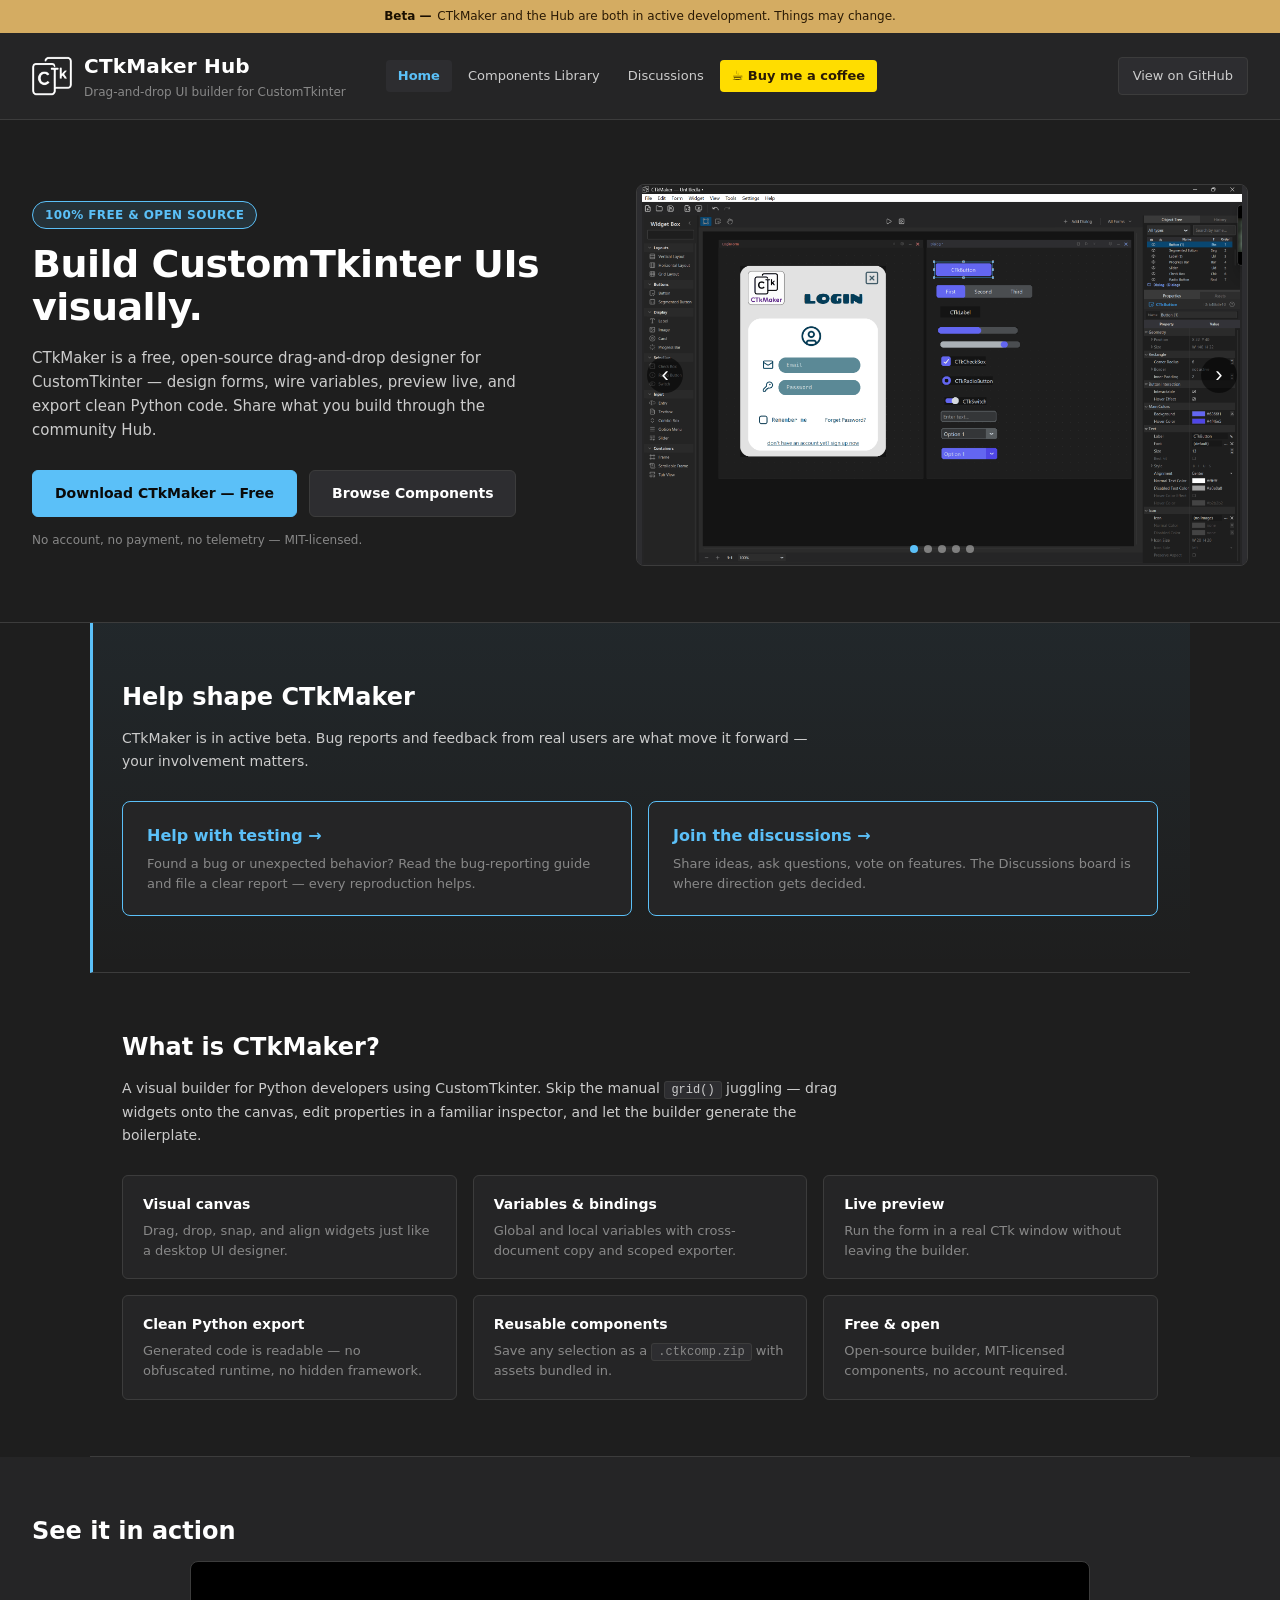
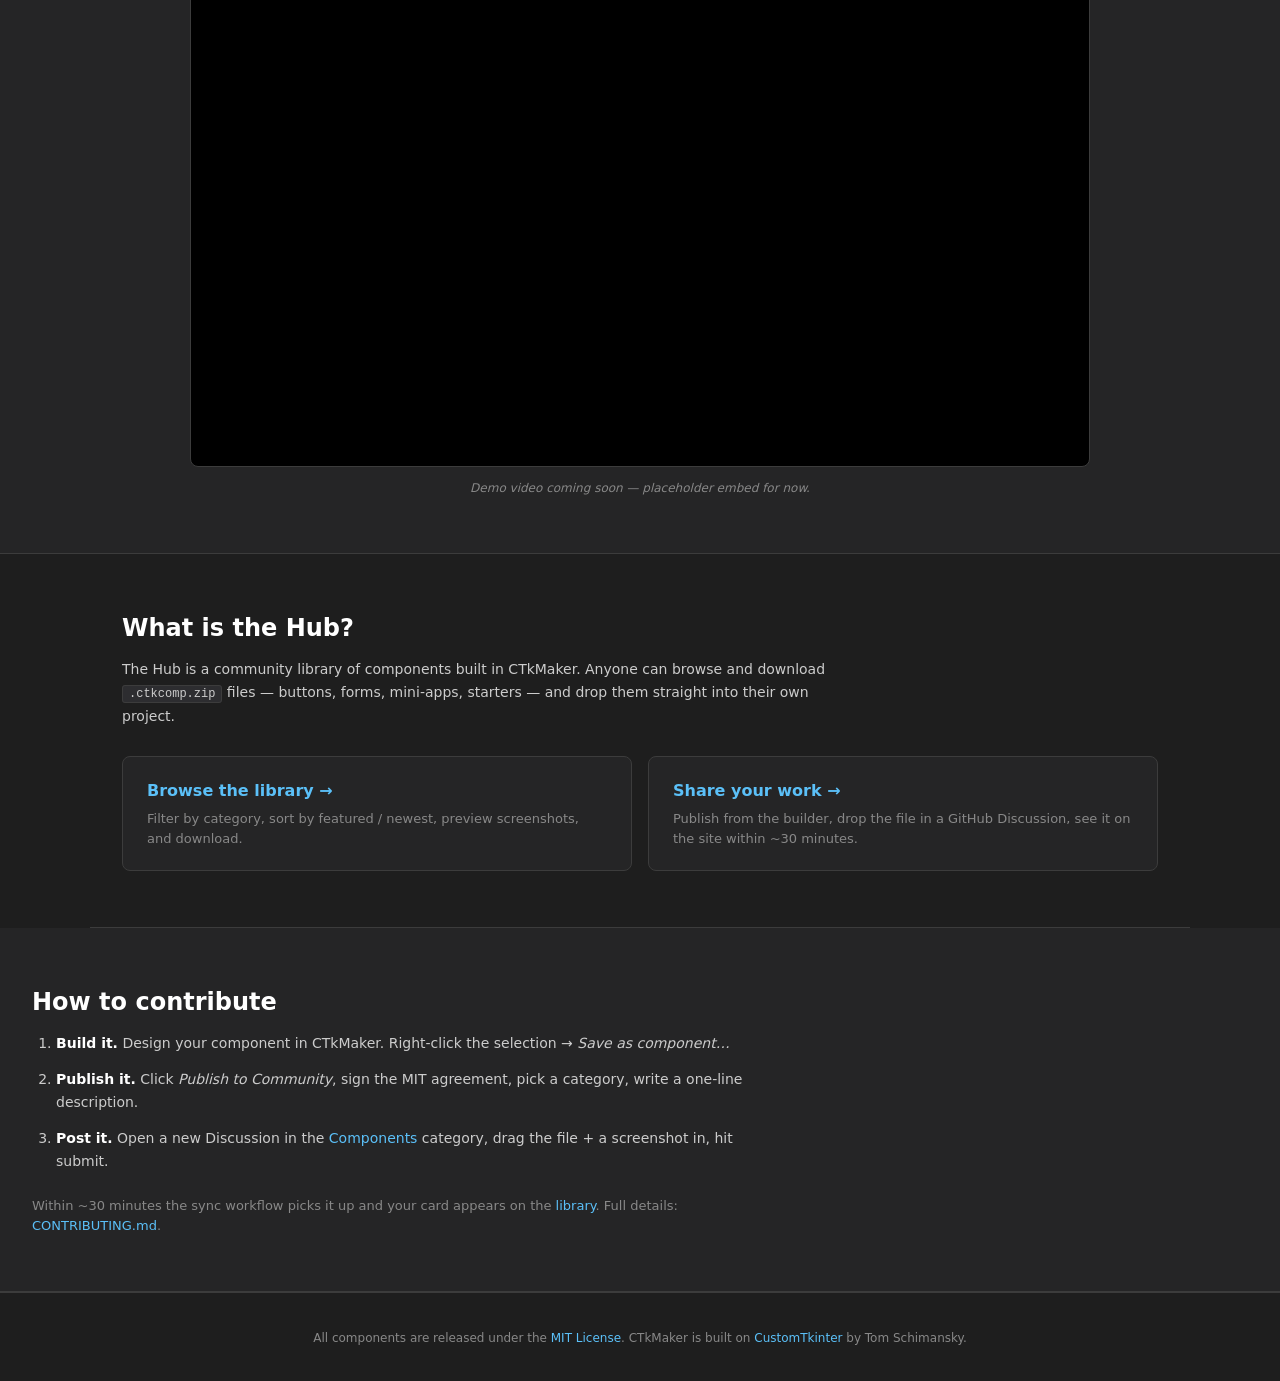
<file: index.html>
<!doctype html>
<html lang="en">
<head>
  <meta charset="utf-8" />
  <meta name="viewport" content="width=device-width, initial-scale=1" />
  <title>CTkMaker Hub — Drag-and-drop UI builder for CustomTkinter</title>
  <link rel="icon" type="image/png" href="assets/icon.png" />
  <link rel="stylesheet" href="style.css" />
</head>
<body class="landing">
  <div class="notice" role="status">
    <strong>Beta —</strong> CTkMaker and the Hub are both in active development. Things may change.
  </div>

  <header class="topbar">
    <a class="brand" href="index.html">
      <img src="assets/logo.png" alt="" class="brand-logo" />
      <div class="brand-text">
        <h1>CTkMaker Hub</h1>
        <p class="tagline">Drag-and-drop UI builder for CustomTkinter</p>
      </div>
    </a>
    <nav class="topnav">
      <a href="index.html" class="active">Home</a>
      <a href="library.html">Components Library</a>
      <a href="https://github.com/kandelucky/ctk_maker/discussions" target="_blank" rel="noopener">Discussions</a>
      <a href="https://buymeacoffee.com/kandelucky_dev" target="_blank" rel="noopener" class="coffee-link">☕ Buy me a coffee</a>
    </nav>
    <div class="topbar-actions">
      <a class="github-link" href="https://github.com/kandelucky/ctk_maker" target="_blank" rel="noopener">
        View on GitHub
      </a>
    </div>
  </header>

  <section class="hero">
    <div class="hero-text">
      <span class="hero-badge">100% Free &amp; Open Source</span>
      <h2>Build CustomTkinter UIs visually.</h2>
      <p class="hero-sub">
        CTkMaker is a free, open-source drag-and-drop designer for CustomTkinter —
        design forms, wire variables, preview live, and export clean Python code.
        Share what you build through the community Hub.
      </p>
      <div class="hero-cta">
        <a class="cta primary" href="https://github.com/kandelucky/ctk_maker" target="_blank" rel="noopener">
          Download CTkMaker — Free
        </a>
        <a class="cta secondary" href="library.html">
          Browse Components
        </a>
      </div>
      <p class="hero-fineprint">No account, no payment, no telemetry — MIT-licensed.</p>
    </div>
    <div class="hero-media">
      <div class="carousel" aria-label="CTkMaker screenshots">
        <button class="carousel-nav prev" aria-label="Previous screenshot">‹</button>
        <div class="carousel-track" id="carousel-track">
          <img src="assets/screenshots/1.png" alt="CTkMaker screenshot 1" class="carousel-slide active" />
          <img src="assets/screenshots/2.png" alt="CTkMaker screenshot 2" class="carousel-slide" />
          <img src="assets/screenshots/3.png" alt="CTkMaker screenshot 3" class="carousel-slide" />
          <img src="assets/screenshots/4.png" alt="CTkMaker screenshot 4" class="carousel-slide" />
          <img src="assets/screenshots/5.png" alt="CTkMaker screenshot 5" class="carousel-slide" />
        </div>
        <button class="carousel-nav next" aria-label="Next screenshot">›</button>
        <div class="carousel-dots" id="carousel-dots"></div>
      </div>
    </div>
  </section>

  <section class="section section-cta">
    <h3 class="section-title">Help shape CTkMaker</h3>
    <p class="section-lead">
      CTkMaker is in active beta. Bug reports and feedback from real users
      are what move it forward — your involvement matters.
    </p>
    <div class="hub-row">
      <a class="hub-card cta-card" href="https://github.com/kandelucky/ctk_maker/wiki/Reporting-Bugs" target="_blank" rel="noopener">
        <h4>Help with testing →</h4>
        <p>Found a bug or unexpected behavior? Read the bug-reporting guide and file a clear report — every reproduction helps.</p>
      </a>
      <a class="hub-card cta-card" href="https://github.com/kandelucky/ctk_maker/discussions" target="_blank" rel="noopener">
        <h4>Join the discussions →</h4>
        <p>Share ideas, ask questions, vote on features. The Discussions board is where direction gets decided.</p>
      </a>
    </div>
  </section>

  <section class="section">
    <h3 class="section-title">What is CTkMaker?</h3>
    <p class="section-lead">
      A visual builder for Python developers using CustomTkinter. Skip the manual
      <code>grid()</code> juggling — drag widgets onto the canvas, edit properties in
      a familiar inspector, and let the builder generate the boilerplate.
    </p>
    <div class="feature-grid">
      <div class="feature">
        <h4>Visual canvas</h4>
        <p>Drag, drop, snap, and align widgets just like a desktop UI designer.</p>
      </div>
      <div class="feature">
        <h4>Variables &amp; bindings</h4>
        <p>Global and local variables with cross-document copy and scoped exporter.</p>
      </div>
      <div class="feature">
        <h4>Live preview</h4>
        <p>Run the form in a real CTk window without leaving the builder.</p>
      </div>
      <div class="feature">
        <h4>Clean Python export</h4>
        <p>Generated code is readable — no obfuscated runtime, no hidden framework.</p>
      </div>
      <div class="feature">
        <h4>Reusable components</h4>
        <p>Save any selection as a <code>.ctkcomp.zip</code> with assets bundled in.</p>
      </div>
      <div class="feature">
        <h4>Free &amp; open</h4>
        <p>Open-source builder, MIT-licensed components, no account required.</p>
      </div>
    </div>
  </section>

  <section class="section section-alt">
    <h3 class="section-title">See it in action</h3>
    <div class="video-wrap">
      <iframe
        src="https://www.youtube.com/embed/aqz-KE-bpKQ"
        title="CTkMaker demo (placeholder)"
        frameborder="0"
        allow="accelerometer; autoplay; clipboard-write; encrypted-media; gyroscope; picture-in-picture"
        allowfullscreen
      ></iframe>
    </div>
    <p class="video-note">Demo video coming soon — placeholder embed for now.</p>
  </section>

  <section class="section">
    <h3 class="section-title">What is the Hub?</h3>
    <p class="section-lead">
      The Hub is a community library of components built in CTkMaker. Anyone can
      browse and download <code>.ctkcomp.zip</code> files — buttons, forms, mini-apps,
      starters — and drop them straight into their own project.
    </p>
    <div class="hub-row">
      <a class="hub-card" href="library.html">
        <h4>Browse the library →</h4>
        <p>Filter by category, sort by featured / newest, preview screenshots, and download.</p>
      </a>
      <a class="hub-card" href="https://github.com/kandelucky/ctk_maker/discussions/new?category=components" target="_blank" rel="noopener">
        <h4>Share your work →</h4>
        <p>Publish from the builder, drop the file in a GitHub Discussion, see it on the site within ~30 minutes.</p>
      </a>
    </div>
  </section>

  <section class="section section-alt">
    <h3 class="section-title">How to contribute</h3>
    <ol class="steps">
      <li>
        <strong>Build it.</strong> Design your component in CTkMaker.
        Right-click the selection → <em>Save as component…</em>
      </li>
      <li>
        <strong>Publish it.</strong> Click <em>Publish to Community</em>, sign the MIT
        agreement, pick a category, write a one-line description.
      </li>
      <li>
        <strong>Post it.</strong> Open a new Discussion in the
        <a href="https://github.com/kandelucky/ctk_maker/discussions/new?category=components" target="_blank" rel="noopener">Components</a>
        category, drag the file + a screenshot in, hit submit.
      </li>
    </ol>
    <p class="steps-foot">
      Within ~30 minutes the sync workflow picks it up and your card appears on the
      <a href="library.html">library</a>. Full details:
      <a href="https://github.com/kandelucky/ctkmaker-hub/blob/main/CONTRIBUTING.md" target="_blank" rel="noopener">CONTRIBUTING.md</a>.
    </p>
  </section>

  <footer class="footer">
    <p>
      All components are released under the
      <a href="https://github.com/kandelucky/ctkmaker-hub/blob/main/LICENSE" target="_blank" rel="noopener">MIT License</a>.
      CTkMaker is built on
      <a href="https://github.com/TomSchimansky/CustomTkinter" target="_blank" rel="noopener">CustomTkinter</a>
      by Tom Schimansky.
    </p>
  </footer>

  <script src="landing.js"></script>
</body>
</html>
</file>
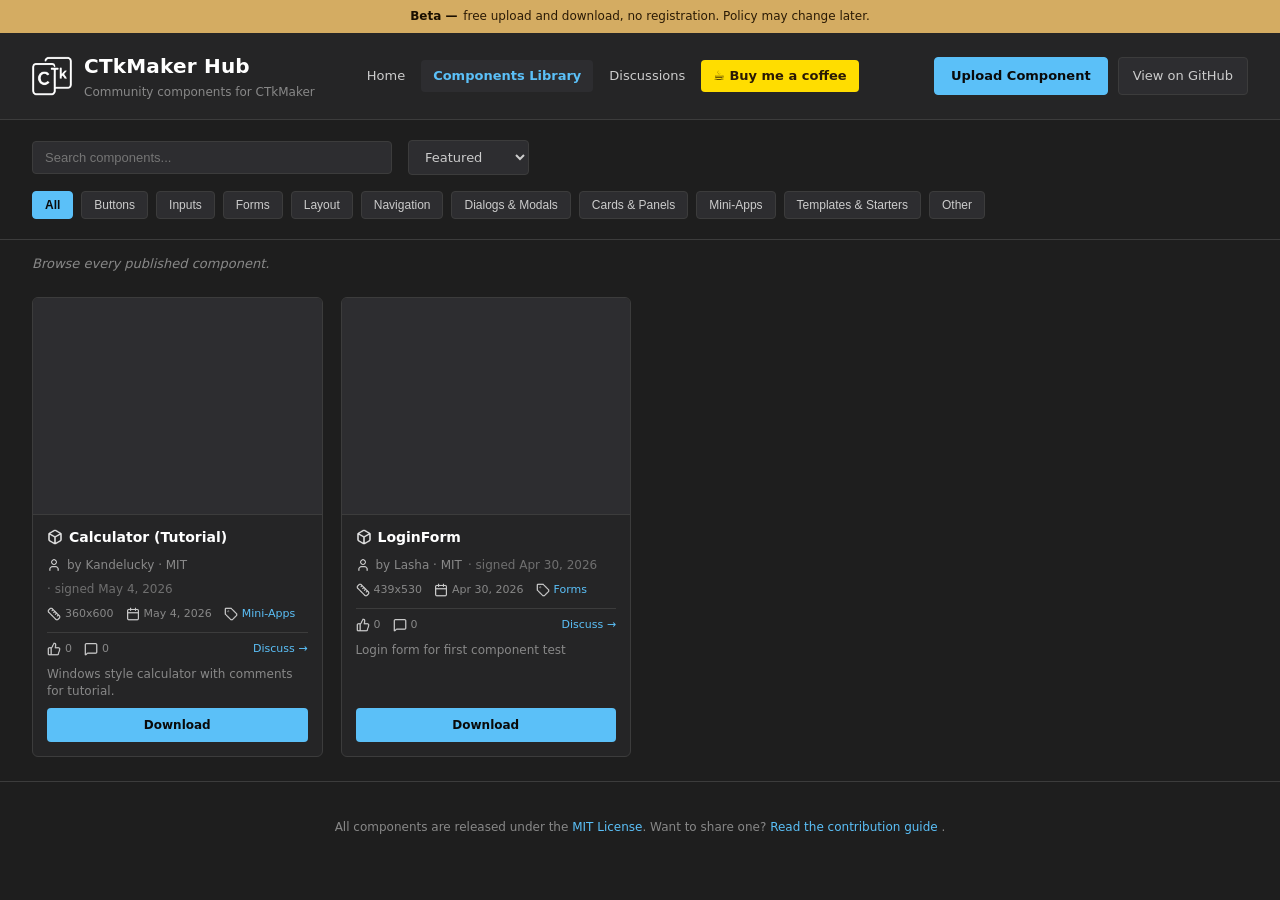
<file: library.html>
<!doctype html>
<html lang="en">
<head>
  <meta charset="utf-8" />
  <meta name="viewport" content="width=device-width, initial-scale=1" />
  <title>Browse Components — CTkMaker Hub</title>
  <link rel="icon" type="image/png" href="assets/icon.png" />
  <link rel="stylesheet" href="style.css" />
</head>
<body>
  <div class="notice" role="status">
    <strong>Beta —</strong> free upload and download, no registration. Policy may change later.
  </div>

  <header class="topbar">
    <a class="brand" href="index.html">
      <img src="assets/logo.png" alt="" class="brand-logo" />
      <div class="brand-text">
        <h1>CTkMaker Hub</h1>
        <p class="tagline">Community components for CTkMaker</p>
      </div>
    </a>
    <nav class="topnav">
      <a href="index.html">Home</a>
      <a href="library.html" class="active">Components Library</a>
      <a href="https://github.com/kandelucky/ctk_maker/discussions" target="_blank" rel="noopener">Discussions</a>
      <a href="https://buymeacoffee.com/kandelucky_dev" target="_blank" rel="noopener" class="coffee-link">☕ Buy me a coffee</a>
    </nav>
    <div class="topbar-actions">
      <a class="upload-btn" href="https://github.com/kandelucky/ctk_maker/discussions/new?category=components" target="_blank" rel="noopener">
        Upload Component
      </a>
      <a class="github-link" href="https://github.com/kandelucky/ctkmaker-hub" target="_blank" rel="noopener">
        View on GitHub
      </a>
    </div>
  </header>

  <section class="controls">
    <input
      id="search"
      class="search"
      type="text"
      placeholder="Search components..."
      autocomplete="off"
    />
    <select id="sort" class="sort" aria-label="Sort components">
      <option value="featured">Featured</option>
      <option value="newest">Newest</option>
      <option value="name">Name (A-Z)</option>
    </select>
    <div id="categories" class="categories"></div>
  </section>

  <p id="category-desc" class="category-desc"></p>

  <main id="grid" class="grid" aria-busy="true">
    <p class="loading">Loading components...</p>
  </main>

  <div id="lightbox" class="lightbox" hidden>
    <img id="lightbox-img" alt="" />
    <button id="lightbox-close" class="lightbox-close" aria-label="Close">×</button>
  </div>

  <footer class="footer">
    <p>
      All components are released under the
      <a href="https://github.com/kandelucky/ctkmaker-hub/blob/main/LICENSE" target="_blank" rel="noopener">MIT License</a>.
      Want to share one?
      <a href="https://github.com/kandelucky/ctkmaker-hub/blob/main/CONTRIBUTING.md" target="_blank" rel="noopener">
        Read the contribution guide
      </a>.
    </p>
  </footer>

  <script src="script.js"></script>
</body>
</html>
</file>
<file: style.css>
/* CTkMaker Hub — dark theme matching the builder's chrome. */

:root {
  --bg: #1e1e1e;
  --panel: #252526;
  --panel-2: #2d2d30;
  --border: #3c3c3c;
  --text: #cccccc;
  --text-muted: #888888;
  --text-strong: #ffffff;
  --accent: #5bc0f8;
  --accent-hover: #7dd3fc;
  --tag: #094771;
  --tag-text: #ffffff;
}

* { box-sizing: border-box; }

html, body {
  margin: 0;
  padding: 0;
  background: var(--bg);
  color: var(--text);
  font-family: "Segoe UI", system-ui, -apple-system, sans-serif;
  font-size: 14px;
  line-height: 1.5;
}

a {
  color: var(--accent);
  text-decoration: none;
}
a:hover { color: var(--accent-hover); }

.topbar {
  display: flex;
  align-items: center;
  gap: 24px;
  padding: 18px 32px;
  border-bottom: 1px solid var(--border);
  background: var(--panel);
}

.brand {
  display: flex;
  align-items: center;
  gap: 12px;
  text-decoration: none;
  color: inherit;
}
.brand:hover .brand-text h1 { color: var(--accent); }

.brand-logo {
  width: 40px;
  height: 40px;
  flex-shrink: 0;
}

.brand-text h1 {
  margin: 0;
  font-size: 20px;
  font-weight: 600;
  color: var(--text-strong);
  letter-spacing: 0.2px;
  transition: color 0.15s ease;
}

.brand-text .tagline {
  margin: 2px 0 0 0;
  font-size: 12px;
  color: var(--text-muted);
}

.topnav {
  display: flex;
  gap: 4px;
  margin-left: 16px;
}
.topnav a {
  padding: 6px 12px;
  border-radius: 4px;
  font-size: 13px;
  color: var(--text);
}
.topnav a:hover {
  background: var(--panel-2);
  color: var(--text-strong);
}
.topnav a.active {
  background: var(--panel-2);
  color: var(--accent);
  font-weight: 600;
}
.topnav a.coffee-link {
  background: #ffdd00;
  color: #2a1a05;
  font-weight: 600;
}
.topnav a.coffee-link:hover {
  background: #ffe43a;
  color: #2a1a05;
}

.topbar-actions {
  display: flex;
  gap: 10px;
  align-items: center;
  margin-left: auto;
}

@media (max-width: 800px) {
  .topbar { flex-wrap: wrap; gap: 12px; padding: 14px 20px; }
  .topnav { margin-left: 0; }
  .topbar-actions { margin-left: 0; }
}

.github-link {
  padding: 8px 14px;
  border: 1px solid var(--border);
  border-radius: 4px;
  font-size: 13px;
  color: var(--text);
  background: var(--panel-2);
}
.github-link:hover {
  background: var(--border);
  color: var(--text-strong);
}

.upload-btn {
  padding: 8px 16px;
  background: var(--accent);
  border: 1px solid var(--accent);
  border-radius: 4px;
  font-size: 13px;
  font-weight: 600;
  color: #0a0a0a;
}
.upload-btn:hover {
  background: var(--accent-hover);
  border-color: var(--accent-hover);
  color: #0a0a0a;
}

.notice {
  margin: 0;
  padding: 8px 32px;
  background: #d4ac62;
  color: #2a1a05;
  font-size: 12px;
  line-height: 1.4;
  text-align: center;
}
.notice strong {
  color: #1a0f00;
  margin-right: 2px;
}

.controls {
  display: flex;
  gap: 16px;
  align-items: center;
  flex-wrap: wrap;
  padding: 20px 32px;
  border-bottom: 1px solid var(--border);
}

.search {
  flex: 1 1 240px;
  min-width: 240px;
  max-width: 360px;
  padding: 8px 12px;
  background: var(--panel-2);
  border: 1px solid var(--border);
  border-radius: 4px;
  color: var(--text);
  font-size: 13px;
  outline: none;
}
.search:focus {
  border-color: var(--accent);
}

.sort {
  padding: 8px 12px;
  background: var(--panel-2);
  border: 1px solid var(--border);
  border-radius: 4px;
  color: var(--text);
  font-size: 13px;
  font-family: inherit;
  outline: none;
  cursor: pointer;
}
.sort:focus { border-color: var(--accent); }

.categories {
  display: flex;
  gap: 8px;
  flex-wrap: wrap;
}

.cat-btn {
  padding: 6px 12px;
  background: var(--panel-2);
  border: 1px solid var(--border);
  border-radius: 4px;
  color: var(--text);
  font-size: 12px;
  cursor: pointer;
  text-transform: capitalize;
}
.cat-btn:hover { background: var(--border); }
.cat-btn.active {
  background: var(--accent);
  border-color: var(--accent);
  color: #0a0a0a;
  font-weight: 600;
}

.category-desc {
  margin: 0;
  padding: 14px 32px 0 32px;
  color: var(--text-muted);
  font-size: 13px;
  line-height: 1.5;
  font-style: italic;
}

.grid {
  display: grid;
  grid-template-columns: repeat(auto-fill, minmax(260px, 1fr));
  gap: 18px;
  padding: 24px 32px;
}

.loading, .empty {
  grid-column: 1 / -1;
  text-align: center;
  color: var(--text-muted);
  padding: 60px 0;
  font-size: 14px;
}

.card {
  background: var(--panel);
  border: 1px solid var(--border);
  border-radius: 6px;
  overflow: hidden;
  display: flex;
  flex-direction: column;
  transition: border-color 0.15s ease;
}
.card:hover {
  border-color: var(--accent);
}

.card .preview {
  width: 100%;
  aspect-ratio: 4 / 3;
  background-color: var(--panel-2);
  display: flex;
  align-items: center;
  justify-content: center;
  color: var(--text-muted);
  font-size: 12px;
  border-bottom: 1px solid var(--border);
  /* "contain" keeps the whole screenshot visible — submitters use a
     mix of aspect ratios, and "cover" was clipping vertical UIs.
     Padding may show on extreme ratios, that's the trade-off. */
  background-size: contain;
  background-position: center;
  background-repeat: no-repeat;
  cursor: zoom-in;
}
.card .preview[data-empty="true"] {
  cursor: default;
}

.lightbox {
  position: fixed;
  inset: 0;
  background: rgba(0, 0, 0, 0.85);
  z-index: 1000;
  display: flex;
  align-items: center;
  justify-content: center;
  padding: 32px;
  cursor: zoom-out;
}
.lightbox[hidden] { display: none; }
.lightbox img {
  max-width: 100%;
  max-height: 100%;
  object-fit: contain;
  border-radius: 6px;
  box-shadow: 0 8px 32px rgba(0, 0, 0, 0.6);
}
.lightbox-close {
  position: absolute;
  top: 16px;
  right: 20px;
  background: transparent;
  border: none;
  color: #fff;
  font-size: 32px;
  cursor: pointer;
  line-height: 1;
  padding: 8px 12px;
  opacity: 0.8;
}
.lightbox-close:hover { opacity: 1; }

.card .body {
  padding: 12px 14px 14px 14px;
  flex: 1;
  display: flex;
  flex-direction: column;
  gap: 8px;
}

.card .name {
  font-size: 14px;
  font-weight: 600;
  color: var(--text-strong);
  margin: 0;
  display: flex;
  align-items: center;
  gap: 6px;
}

.card .author-row {
  display: flex;
  align-items: center;
  gap: 6px;
  font-size: 12px;
  color: var(--text-muted);
  flex-wrap: wrap;
}

.card .license-sig {
  color: var(--text-muted);
  opacity: 0.75;
}

.card .details {
  display: flex;
  align-items: center;
  gap: 12px;
  flex-wrap: wrap;
  font-size: 11px;
  color: var(--text-muted);
}

.card .detail {
  display: inline-flex;
  align-items: center;
  gap: 4px;
}
.card .detail.tag {
  text-transform: capitalize;
  color: var(--accent);
}

.card .details.social {
  border-top: 1px solid var(--border);
  padding-top: 8px;
  margin-top: 2px;
}

.card .discuss-link {
  margin-left: auto;
  color: var(--accent);
}
.card .discuss-link:hover { color: var(--accent-hover); }

.card .icon {
  width: 14px;
  height: 14px;
  opacity: 0.75;
  flex-shrink: 0;
}
.card .name .icon { width: 16px; height: 16px; opacity: 0.9; }

.card .description {
  margin: 0;
  font-size: 12px;
  color: var(--text-muted);
  line-height: 1.45;
  /* Clamp to 3 lines so cards stay even-height. */
  display: -webkit-box;
  -webkit-line-clamp: 3;
  -webkit-box-orient: vertical;
  overflow: hidden;
}

.card .download {
  margin-top: auto;
  padding: 8px 12px;
  background: var(--accent);
  color: #0a0a0a;
  border: none;
  border-radius: 4px;
  font-size: 12px;
  font-weight: 600;
  cursor: pointer;
  text-align: center;
}
.card .download:hover { background: var(--accent-hover); }

.footer {
  padding: 24px 32px;
  border-top: 1px solid var(--border);
  text-align: center;
  color: var(--text-muted);
  font-size: 12px;
}

/* ---------- Landing page ---------- */

.hero {
  display: grid;
  grid-template-columns: 1fr 1.1fr;
  gap: 48px;
  align-items: center;
  padding: 64px 32px 56px 32px;
  border-bottom: 1px solid var(--border);
}

.hero-badge {
  display: inline-block;
  margin: 0 0 14px 0;
  padding: 4px 12px;
  background: rgba(91, 192, 248, 0.12);
  border: 1px solid var(--accent);
  border-radius: 100px;
  font-size: 12px;
  font-weight: 600;
  color: var(--accent);
  letter-spacing: 0.4px;
  text-transform: uppercase;
}

.hero-text h2 {
  margin: 0 0 16px 0;
  font-size: 38px;
  line-height: 1.15;
  font-weight: 700;
  color: var(--text-strong);
  letter-spacing: -0.5px;
}

.hero-fineprint {
  margin: 14px 0 0 0;
  font-size: 12px;
  color: var(--text-muted);
}

.hero-sub {
  margin: 0 0 28px 0;
  font-size: 15px;
  line-height: 1.6;
  color: var(--text);
  max-width: 520px;
}

.hero-cta {
  display: flex;
  gap: 12px;
  flex-wrap: wrap;
}

.cta {
  padding: 12px 22px;
  border-radius: 6px;
  font-size: 14px;
  font-weight: 600;
  border: 1px solid transparent;
}
.cta.primary {
  background: var(--accent);
  color: #0a0a0a;
  border-color: var(--accent);
}
.cta.primary:hover {
  background: var(--accent-hover);
  border-color: var(--accent-hover);
  color: #0a0a0a;
}
.cta.secondary {
  background: var(--panel-2);
  color: var(--text-strong);
  border-color: var(--border);
}
.cta.secondary:hover {
  background: var(--panel);
  border-color: var(--accent);
  color: var(--accent);
}

.hero-media {
  position: relative;
}

.carousel {
  position: relative;
  background: var(--panel);
  border: 1px solid var(--border);
  border-radius: 8px;
  overflow: hidden;
  aspect-ratio: 16 / 10;
}

.carousel-track {
  position: relative;
  width: 100%;
  height: 100%;
}

.carousel-slide {
  position: absolute;
  inset: 0;
  width: 100%;
  height: 100%;
  object-fit: contain;
  background: var(--panel-2);
  opacity: 0;
  transition: opacity 0.4s ease;
}
.carousel-slide.active { opacity: 1; }

.carousel-nav {
  position: absolute;
  top: 50%;
  transform: translateY(-50%);
  background: rgba(0, 0, 0, 0.55);
  color: #fff;
  border: none;
  width: 36px;
  height: 36px;
  border-radius: 50%;
  font-size: 22px;
  line-height: 1;
  cursor: pointer;
  z-index: 2;
  display: flex;
  align-items: center;
  justify-content: center;
}
.carousel-nav:hover { background: rgba(0, 0, 0, 0.8); }
.carousel-nav.prev { left: 10px; }
.carousel-nav.next { right: 10px; }

.carousel-dots {
  position: absolute;
  bottom: 12px;
  left: 0;
  right: 0;
  display: flex;
  justify-content: center;
  gap: 6px;
  z-index: 2;
}

.carousel-dot {
  width: 8px;
  height: 8px;
  border-radius: 50%;
  background: rgba(255, 255, 255, 0.4);
  border: none;
  cursor: pointer;
  padding: 0;
  transition: background 0.15s ease;
}
.carousel-dot:hover { background: rgba(255, 255, 255, 0.7); }
.carousel-dot.active { background: var(--accent); }

.section {
  padding: 56px 32px;
  border-bottom: 1px solid var(--border);
  max-width: 1100px;
  margin: 0 auto;
}
.section-alt {
  background: var(--panel);
  max-width: none;
  margin: 0;
}

.section-cta {
  background: linear-gradient(180deg, rgba(91, 192, 248, 0.06), transparent);
  border-left: 3px solid var(--accent);
  padding-left: 29px;
}
.section-cta .cta-card {
  border-color: var(--accent);
  background: var(--panel);
}
.section-cta .cta-card:hover {
  background: var(--panel-2);
  border-color: var(--accent-hover);
}

.section-title {
  margin: 0 0 12px 0;
  font-size: 24px;
  font-weight: 600;
  color: var(--text-strong);
}

.section-lead {
  margin: 0 0 28px 0;
  font-size: 14px;
  line-height: 1.65;
  color: var(--text);
  max-width: 720px;
}
.section-lead code,
.feature p code {
  background: var(--panel-2);
  padding: 1px 6px;
  border-radius: 3px;
  font-size: 12px;
  border: 1px solid var(--border);
}

.feature-grid {
  display: grid;
  grid-template-columns: repeat(auto-fill, minmax(260px, 1fr));
  gap: 16px;
}

.feature {
  padding: 18px 20px;
  background: var(--panel);
  border: 1px solid var(--border);
  border-radius: 6px;
}
.section-alt .feature { background: var(--panel-2); }

.feature h4 {
  margin: 0 0 6px 0;
  font-size: 14px;
  font-weight: 600;
  color: var(--text-strong);
}
.feature p {
  margin: 0;
  font-size: 13px;
  line-height: 1.5;
  color: var(--text-muted);
}

.video-wrap {
  position: relative;
  max-width: 900px;
  margin: 0 auto;
  aspect-ratio: 16 / 9;
  background: #000;
  border: 1px solid var(--border);
  border-radius: 8px;
  overflow: hidden;
}
.video-wrap iframe {
  position: absolute;
  inset: 0;
  width: 100%;
  height: 100%;
  border: 0;
}
.video-note {
  margin: 12px 0 0 0;
  text-align: center;
  font-size: 12px;
  color: var(--text-muted);
  font-style: italic;
}

.hub-row {
  display: grid;
  grid-template-columns: repeat(auto-fit, minmax(280px, 1fr));
  gap: 16px;
}

.hub-card {
  display: block;
  padding: 22px 24px;
  background: var(--panel);
  border: 1px solid var(--border);
  border-radius: 8px;
  color: inherit;
  transition: border-color 0.15s ease, transform 0.15s ease;
}
.hub-card:hover {
  border-color: var(--accent);
  transform: translateY(-2px);
}

.hub-card h4 {
  margin: 0 0 6px 0;
  font-size: 16px;
  font-weight: 600;
  color: var(--accent);
}
.hub-card p {
  margin: 0;
  font-size: 13px;
  line-height: 1.5;
  color: var(--text-muted);
}

.steps {
  margin: 0 0 24px 0;
  padding: 0 0 0 24px;
  display: flex;
  flex-direction: column;
  gap: 14px;
  max-width: 720px;
}
.steps li {
  font-size: 14px;
  line-height: 1.6;
  color: var(--text);
}
.steps li strong {
  color: var(--text-strong);
}

.steps-foot {
  margin: 0;
  font-size: 13px;
  color: var(--text-muted);
  max-width: 720px;
}

@media (max-width: 800px) {
  .hero {
    grid-template-columns: 1fr;
    gap: 32px;
    padding: 40px 20px;
  }
  .hero-text h2 { font-size: 28px; }
  .section { padding: 40px 20px; }
}
</file>
